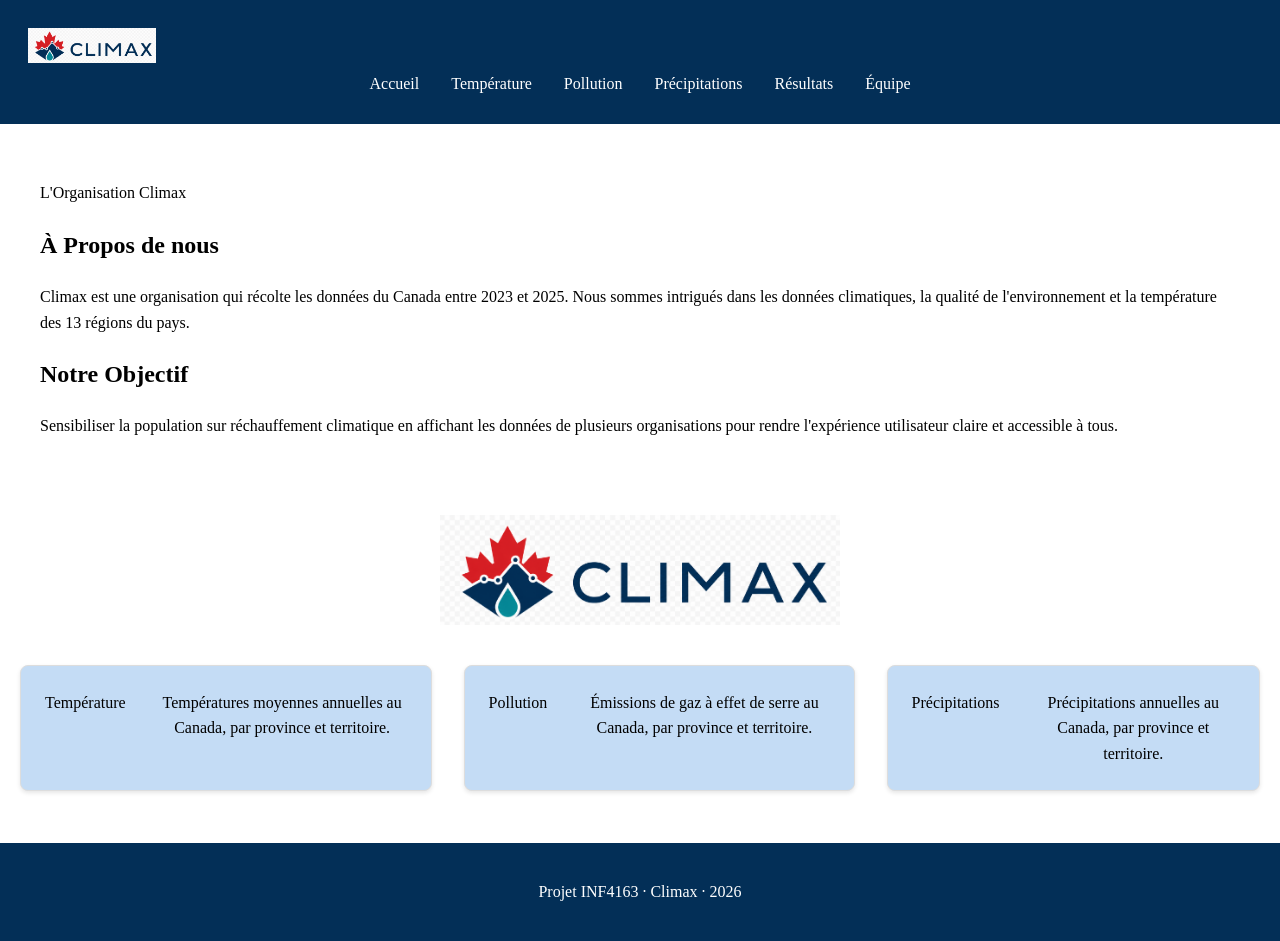
<file: site/index.html>
<!doctype html>
<html lang="fr">

<head>
    <meta charset="utf-8">
    <meta name="viewport" content="width=device-width, initial-scale=1">
    <meta name="description"
        content="CLimax est une organisation qui récolte les données du Canada entre 2023 et 2025.">
    <title>Accueil | Climax</title>
    <link rel="stylesheet" href="css/commun.css">
    <link rel="stylesheet" href="css/index.css">
</head>

<body data-theme="index">
    <header class="site-header">
        <div class="container nav-wrap">
            <a class="brand" href="index.html">
                <img src="image/climax.png" alt="Logo Climax">
            </a>
            <nav class="main-nav" aria-label="Navigation principale">
                <a href="index.html" aria-current="page">Accueil</a><a href="temperature.html">Température</a><a
                    href="pollution.html">Pollution</a><a href="precipitations.html">Précipitations</a><a
                    href="resultats.html">Résultats</a><a href="equipe.html">Équipe</a>
            </nav>
        </div>
    </header>
    <section class="hero">
        <div class="container">
            <p class="eyebrow">L'Organisation Climax</p>
            <h1>À Propos de nous</h1>
            <p>Climax est une organisation qui récolte les données du Canada entre 2023 et 2025. Nous sommes intrigués
                dans les données climatiques, la qualité de l'environnement et la température des 13 régions du pays.
            </p>
            <h2>Notre Objectif</h2>
            <p>Sensibiliser la population sur réchauffement climatique en affichant les données de plusieurs
                organisations pour rendre l'expérience utilisateur claire et accessible à tous.</p>
        </div>
    </section>
    <section class="logo-section">
        <div class="container">
            <img src="image/climax.png" alt="Logo Climax">
        </div>
    </section>

    <section class="blocs">
        <div class="container">
            <div class="bloc">
                <a href="temperature.html">Température</a>
                <p>Températures moyennes annuelles au Canada, par province et territoire.
                </p>
            </div>
            <div class="bloc">
                <a href="pollution.html">Pollution</a>
                <p>Émissions de gaz à effet de serre au Canada, par province et territoire.</p>
            </div>
            <div class="bloc">
                <a href="precipitations.html">Précipitations</a>
                <p>Précipitations annuelles au Canada, par province et territoire.
                </p>
            </div>
        </div>

    </section>
    <footer class="site-footer">
        <div class="container">Projet INF4163 · Climax · 2026</div>
    </footer>
</body>

</html>
</file>
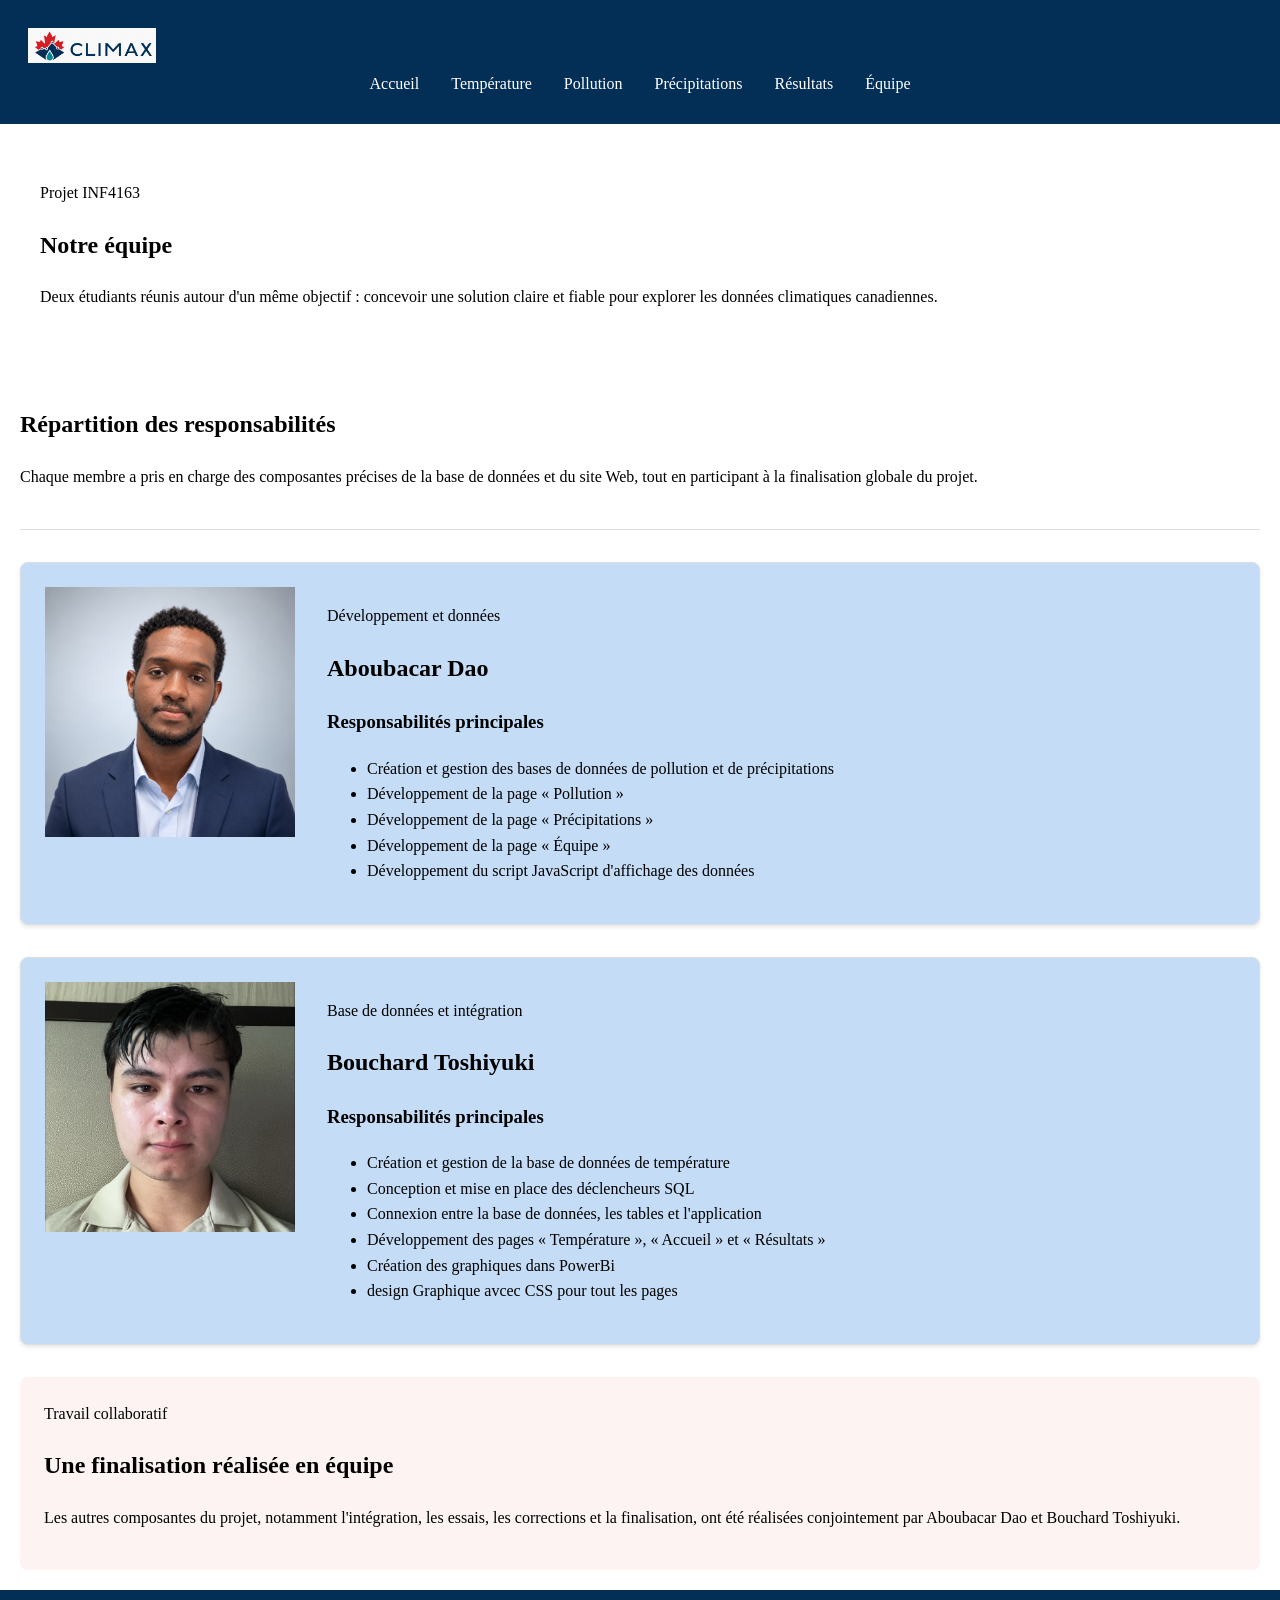
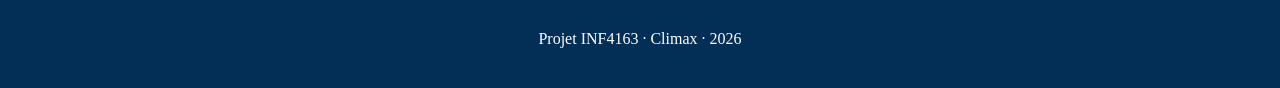
<file: site/equipe.html>
<!doctype html>
<html lang="fr">

<head>
  <meta charset="utf-8">
  <meta name="viewport" content="width=device-width, initial-scale=1">
  <meta name="description"
    content="Présentation de l'équipe du projet Climat Canada et répartition des responsabilités.">
  <title>Équipe | Climax</title>
  <link rel="stylesheet" href="css/commun.css">
  <link rel="stylesheet" href="css/equipe.css">
</head>

<body>
  <header class="site-header">
    <div class="container nav-wrap">
      <a class="brand" href="index.html">
        <img src="image/climax.png" alt="Logo Climax">
      </a>
      <nav class="main-nav" aria-label="Navigation principale">
        <a href="index.html">Accueil</a>
        <a href="temperature.html">Température</a>
        <a href="pollution.html">Pollution</a>
        <a href="precipitations.html">Précipitations</a>
        <a href="resultats.html">Résultats</a>
        <a href="equipe.html" aria-current="page">Équipe</a>
      </nav>
    </div>
  </header>

  <section class="hero">
    <div class="container">
      <p class="eyebrow">Projet INF4163</p>
      <h1>Notre équipe</h1>
      <p>Deux étudiants réunis autour d'un même objectif : concevoir une solution claire et fiable pour explorer les
        données climatiques canadiennes.</p>
    </div>
  </section>

  <main class="container">
    <section class="team-intro" aria-labelledby="team-title">
      <h2 id="team-title">Répartition des responsabilités</h2>
      <p>Chaque membre a pris en charge des composantes précises de la base de données et du site Web, tout en
        participant à la finalisation globale du projet.</p>
    </section>

    <section class="team-grid" aria-label="Membres de l'équipe">
      <article class="member-card">
        <img class="member-photo" src="image/dao.png" alt="Portrait d'Aboubacar Dao">
        <div class="member-content">
          <p class="member-role">Développement et données</p>
          <h2>Aboubacar Dao</h2>
          <h3>Responsabilités principales</h3>
          <ul class="task-list">
            <li>Création et gestion des bases de données de pollution et de précipitations</li>
            <li>Développement de la page « Pollution »</li>
            <li>Développement de la page « Précipitations »</li>
            <li>Développement de la page « Équipe »</li>
            <li>Développement du script JavaScript d'affichage des données</li>
          </ul>
        </div>
      </article>

      <article class="member-card">
        <img class="member-photo" src="image/toshi.jpeg" alt="Portrait de Bouchard Toshiyuki">
        <div class="member-content">
          <p class="member-role">Base de données et intégration</p>
          <h2>Bouchard Toshiyuki</h2>
          <h3>Responsabilités principales</h3>
          <ul class="task-list">
            <li>Création et gestion de la base de données de température</li>
            <li>Conception et mise en place des déclencheurs SQL</li>
            <li>Connexion entre la base de données, les tables et l'application</li>
            <li>Développement des pages « Température », « Accueil » et « Résultats »</li>
            <li>Création des graphiques dans PowerBi</li>
            <li>design Graphique avcec CSS pour tout les pages</li>
          </ul>
        </div>
      </article>
    </section>

    <section class="collaboration" aria-labelledby="collaboration-title">
      <span class="collaboration-badge">Travail collaboratif</span>
      <h2 id="collaboration-title">Une finalisation réalisée en équipe</h2>
      <p>Les autres composantes du projet, notamment l'intégration, les essais, les corrections et la finalisation, ont
        été réalisées conjointement par Aboubacar Dao et Bouchard Toshiyuki.</p>
    </section>
  </main>

  <footer class="site-footer">
    <div class="container">Projet INF4163 · Climax · 2026</div>
  </footer>
</body>

</html>
</file>
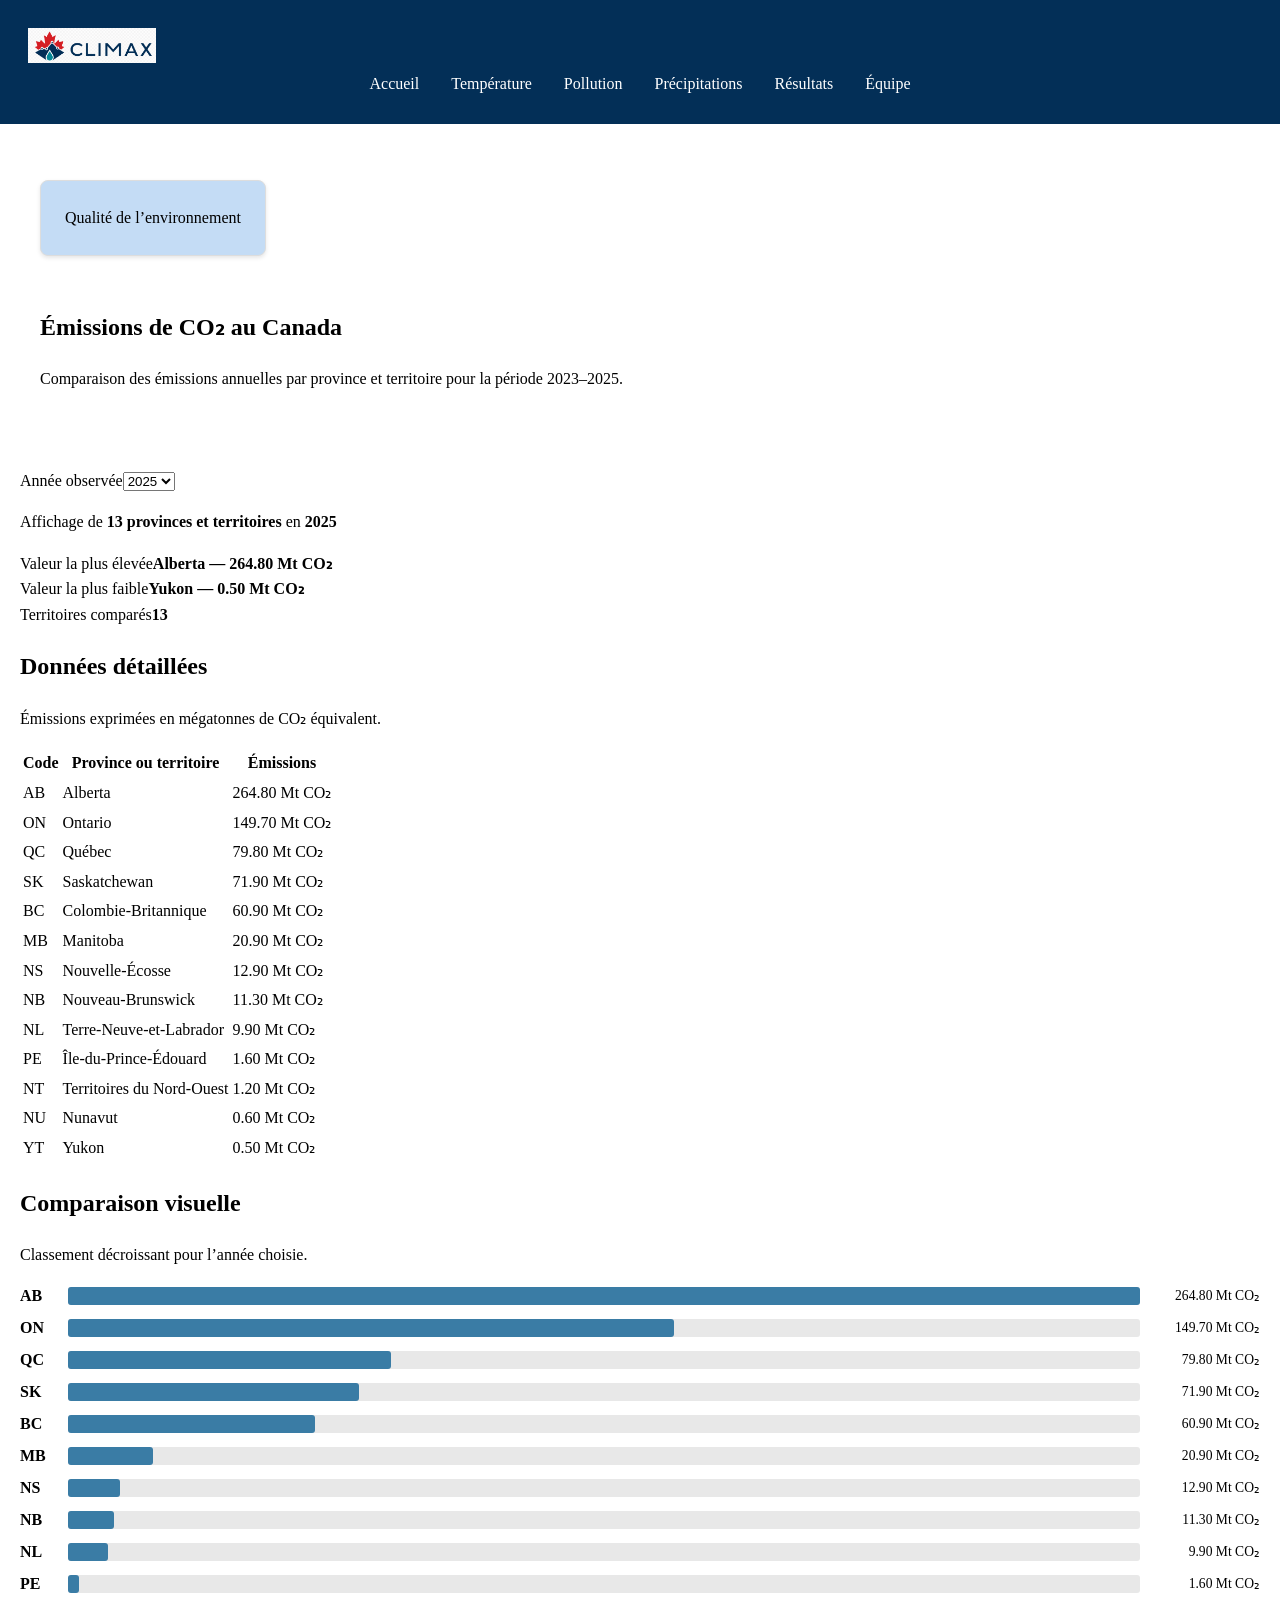
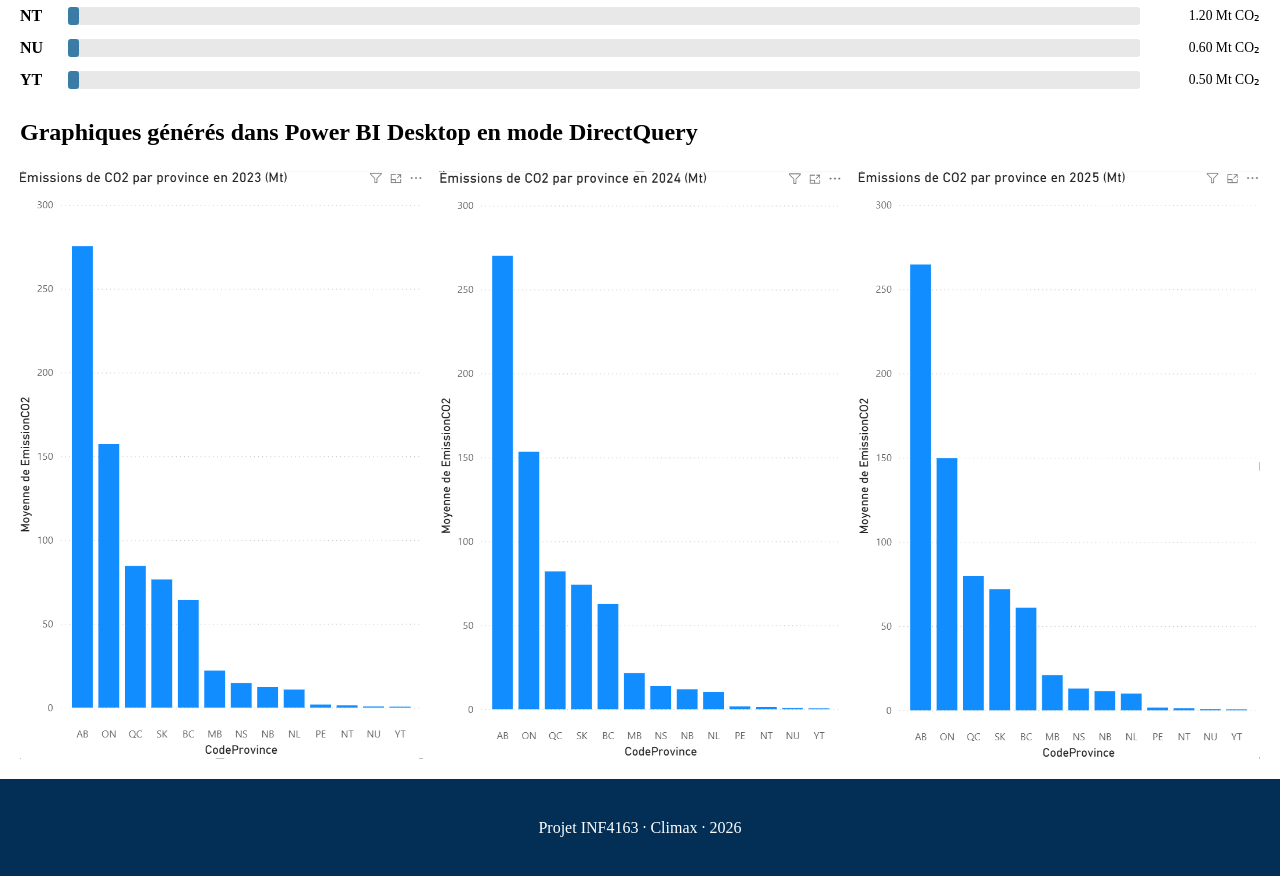
<file: site/pollution.html>
<!doctype html>
<html lang="fr">

<head>
    <meta charset="utf-8">
    <meta name="viewport" content="width=device-width, initial-scale=1">
    <meta name="description" content="Émissions de gaz à effet de serre au Canada, par province et territoire.">
    <title>Pollution | Climax</title>
    <link rel="stylesheet" href="css/commun.css">
    <link rel="stylesheet" href="css/donnees.css">
</head>

<body data-theme="pollution">
    <header class="site-header">
        <div class="container nav-wrap">
            <a class="brand" href="index.html">
                <img src="image/climax.png" alt="Logo Climax">
            </a>
            <nav class="main-nav" aria-label="Navigation principale">
                <a href="index.html">Accueil</a><a href="temperature.html">Température</a><a href="pollution.html"
                    aria-current="page">Pollution</a><a href="precipitations.html">Précipitations</a><a
                    href="resultats.html">Résultats</a><a href="equipe.html">Équipe</a>
            </nav>
        </div>
    </header>
    <section class="hero">
        <div class="container">
            <p class="eyebrow">Qualité de l’environnement</p>
            <h1>Émissions de CO₂ au Canada</h1>
            <p>Comparaison des émissions annuelles par province et territoire pour la période 2023–2025.</p>
        </div>
    </section>
    <main class="container">
        <section class="controls" aria-label="Filtres">
            <div class="field"><label for="year">Année observée</label><select id="year">
                    <option>2023</option>
                    <option>2024</option>
                    <option selected>2025</option>
                </select></div>
            <p class="status">Affichage de <strong>13 provinces et territoires</strong> en <strong
                    id="selected-year">2025</strong></p>
        </section>
        <section class="stats" aria-label="Résumé">
            <article class="card stat"><span>Valeur la plus élevée</span><strong id="highest">—</strong></article>
            <article class="card stat"><span>Valeur la plus faible</span><strong id="lowest">—</strong></article>
            <article class="card stat"><span>Territoires comparés</span><strong id="count">—</strong></article>
        </section>
        <section class="grid">
            <article class="card">
                <div class="card-head">
                    <h2>Données détaillées</h2>
                    <p>Émissions exprimées en mégatonnes de CO₂ équivalent.</p>
                </div>
                <div class="table-wrap">
                    <table>
                        <thead>
                            <tr>
                                <th>Code</th>
                                <th>Province ou territoire</th>
                                <th>Émissions</th>
                            </tr>
                        </thead>
                        <tbody id="data-body"></tbody>
                    </table>
                </div>
            </article>
            <article class="card">
                <div class="card-head">
                    <h2>Comparaison visuelle</h2>
                    <p>Classement décroissant pour l’année choisie.</p>
                </div>
                <div id="chart" class="chart" role="img"
                    aria-label="Graphique des émissions par province et territoire"></div>
            </article>
        </section>
        <h2>Graphiques générés dans Power BI Desktop en mode DirectQuery</h2>

        <section class="powerbi">

            <img src="image/pollution2023.png" alt="Pollution par province en 2023">
            <img src="image/pollution2024.png" alt="Pollution par province en 2024">
            <img src="image/pollution2025.png" alt="Pollution par province en 2025">
        </section>
    </main>
    <footer class="site-footer">
        <div class="container">Projet INF4163 · Climax · 2026</div>
    </footer>
    <script src="js/donnees.js"></script>
</body>

</html>
</file>
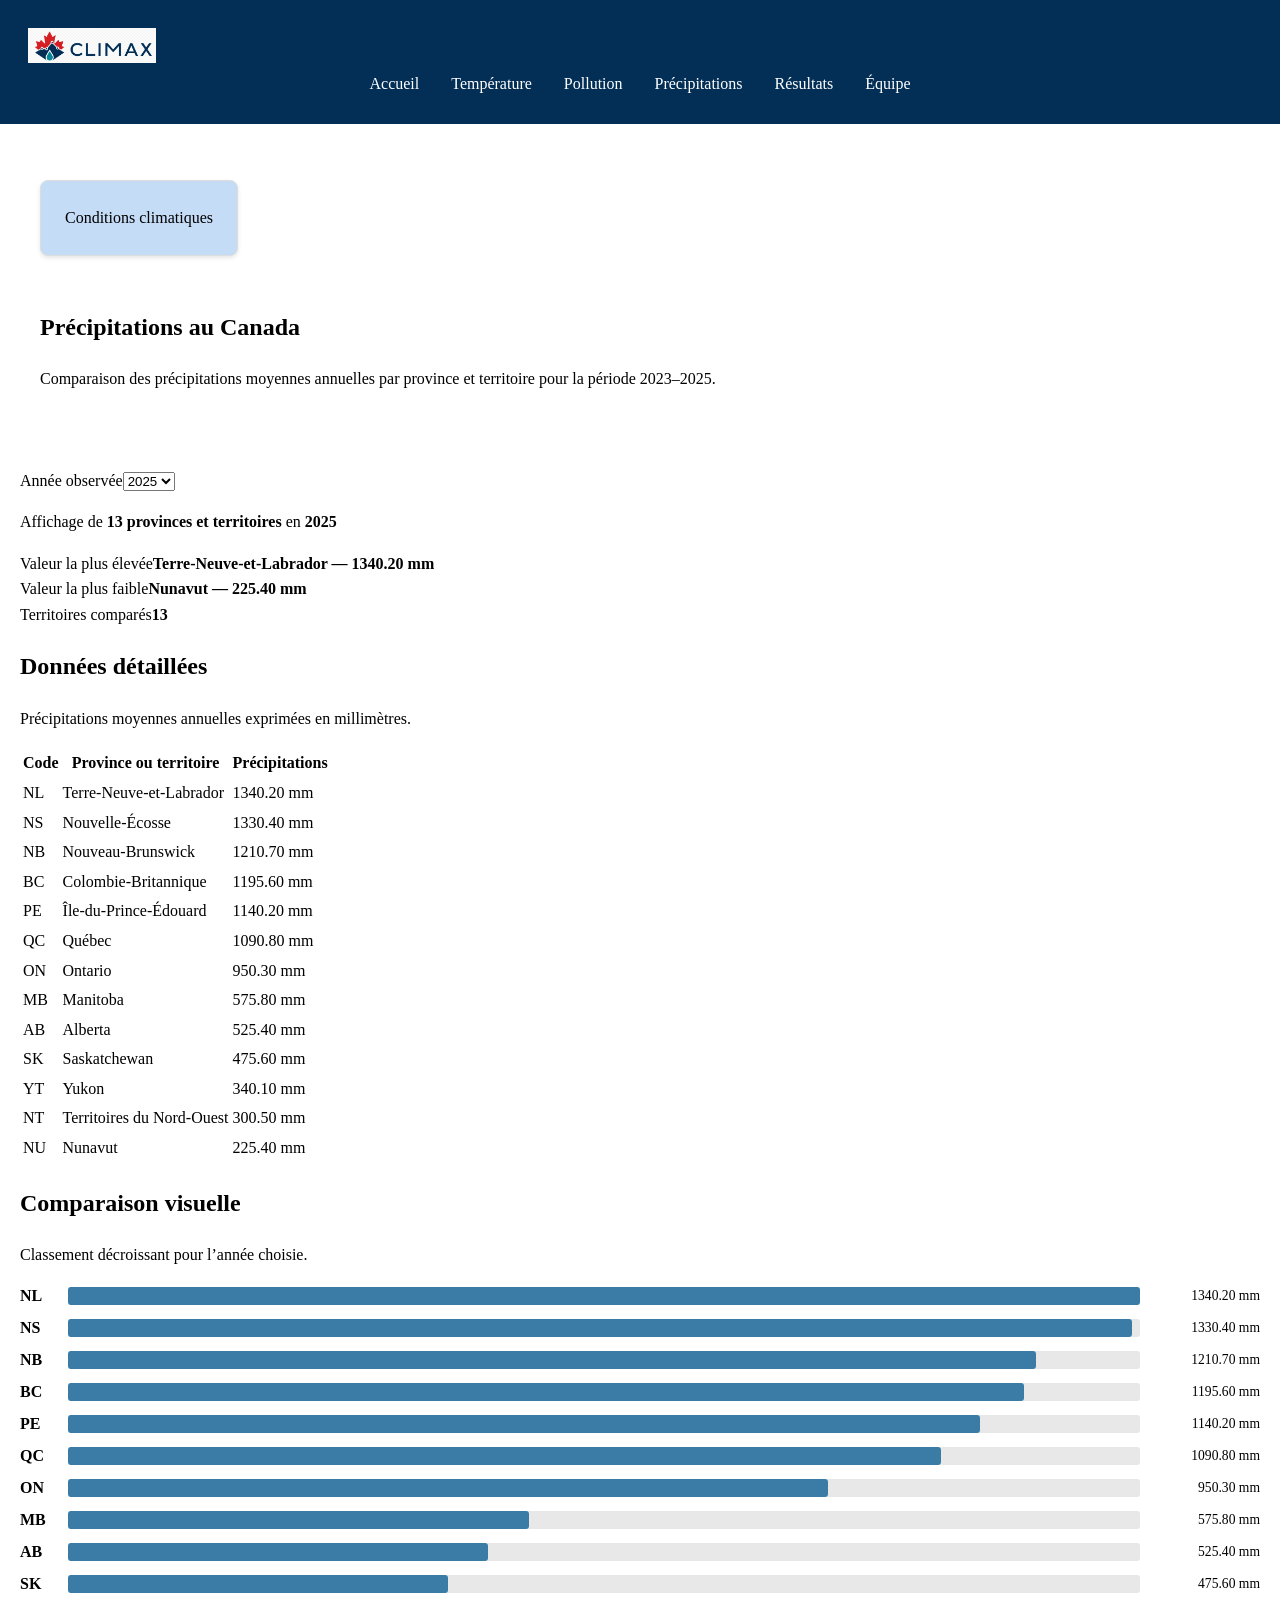
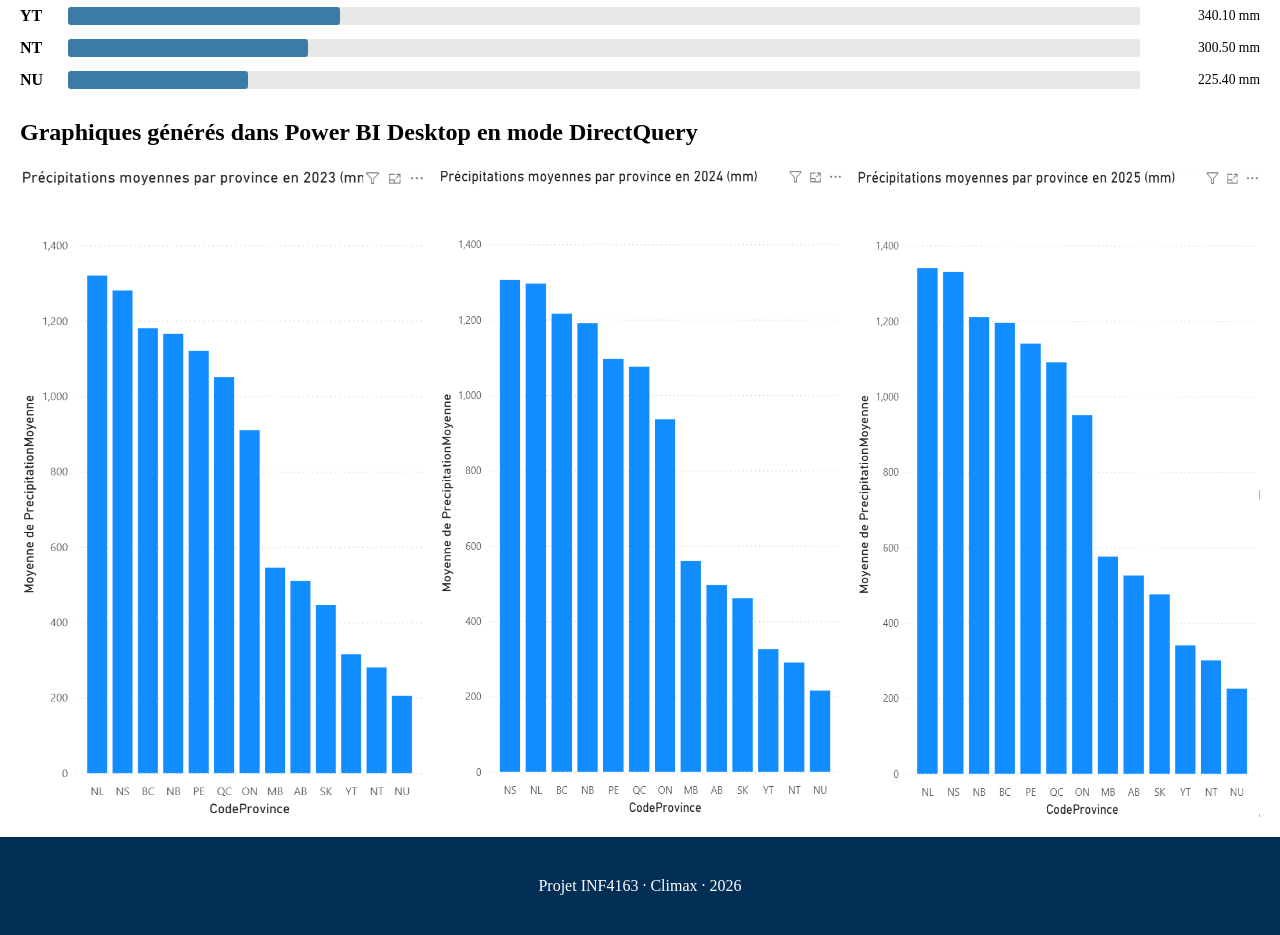
<file: site/precipitations.html>
<!doctype html>
<html lang="fr">

<head>
    <meta charset="utf-8">
    <meta name="viewport" content="width=device-width, initial-scale=1">
    <meta name="description" content="Précipitations annuelles au Canada, par province et territoire.">
    <title>Précipitations | Climax</title>
    <link rel="stylesheet" href="css/commun.css">
    <link rel="stylesheet" href="css/donnees.css">
</head>

<body data-theme="precipitations">
    <header class="site-header">
        <div class="container nav-wrap">
            <a class="brand" href="index.html">
                <img src="image/climax.png" alt="Logo Climax">
            </a>
            <nav class="main-nav" aria-label="Navigation principale">
                <a href="index.html">Accueil</a><a href="temperature.html">Température</a><a
                    href="pollution.html">Pollution</a><a href="precipitations.html"
                    aria-current="page">Précipitations</a><a href="resultats.html">Résultats</a><a
                    href="equipe.html">Équipe</a>
            </nav>
        </div>
    </header>
    <section class="hero">
        <div class="container">
            <p class="eyebrow">Conditions climatiques</p>
            <h1>Précipitations au Canada</h1>
            <p>Comparaison des précipitations moyennes annuelles par province et territoire pour la période 2023–2025.
            </p>
        </div>
    </section>
    <main class="container">
        <section class="controls" aria-label="Filtres">
            <div class="field"><label for="year">Année observée</label><select id="year">
                    <option>2023</option>
                    <option>2024</option>
                    <option selected>2025</option>
                </select></div>
            <p class="status">Affichage de <strong>13 provinces et territoires</strong> en <strong
                    id="selected-year">2025</strong></p>
        </section>
        <section class="stats" aria-label="Résumé">
            <article class="card stat"><span>Valeur la plus élevée</span><strong id="highest">—</strong></article>
            <article class="card stat"><span>Valeur la plus faible</span><strong id="lowest">—</strong></article>
            <article class="card stat"><span>Territoires comparés</span><strong id="count">—</strong></article>
        </section>
        <section class="grid">
            <article class="card">
                <div class="card-head">
                    <h2>Données détaillées</h2>
                    <p>Précipitations moyennes annuelles exprimées en millimètres.</p>
                </div>
                <div class="table-wrap">
                    <table>
                        <thead>
                            <tr>
                                <th>Code</th>
                                <th>Province ou territoire</th>
                                <th>Précipitations</th>
                            </tr>
                        </thead>
                        <tbody id="data-body"></tbody>
                    </table>
                </div>
            </article>
            <article class="card">
                <div class="card-head">
                    <h2>Comparaison visuelle</h2>
                    <p>Classement décroissant pour l’année choisie.</p>
                </div>
                <div id="chart" class="chart" role="img"
                    aria-label="Graphique des précipitations par province et territoire"></div>
            </article>
        </section>
        <h2>Graphiques générés dans Power BI Desktop en mode DirectQuery</h2>

        <section class="powerbi">

            <img src="image/precipitation2023.png" alt="Précipitations par province en 2023">
            <img src="image/precipitation2024.png" alt="Précipitations par province en 2024">
            <img src="image/precipitation2025.png" alt="Précipitations par province en 2025">
        </section>
    </main>
    <footer class="site-footer">
        <div class="container">Projet INF4163 · Climax · 2026</div>
    </footer>
    <script src="js/donnees.js"></script>
</body>

</html>
</file>
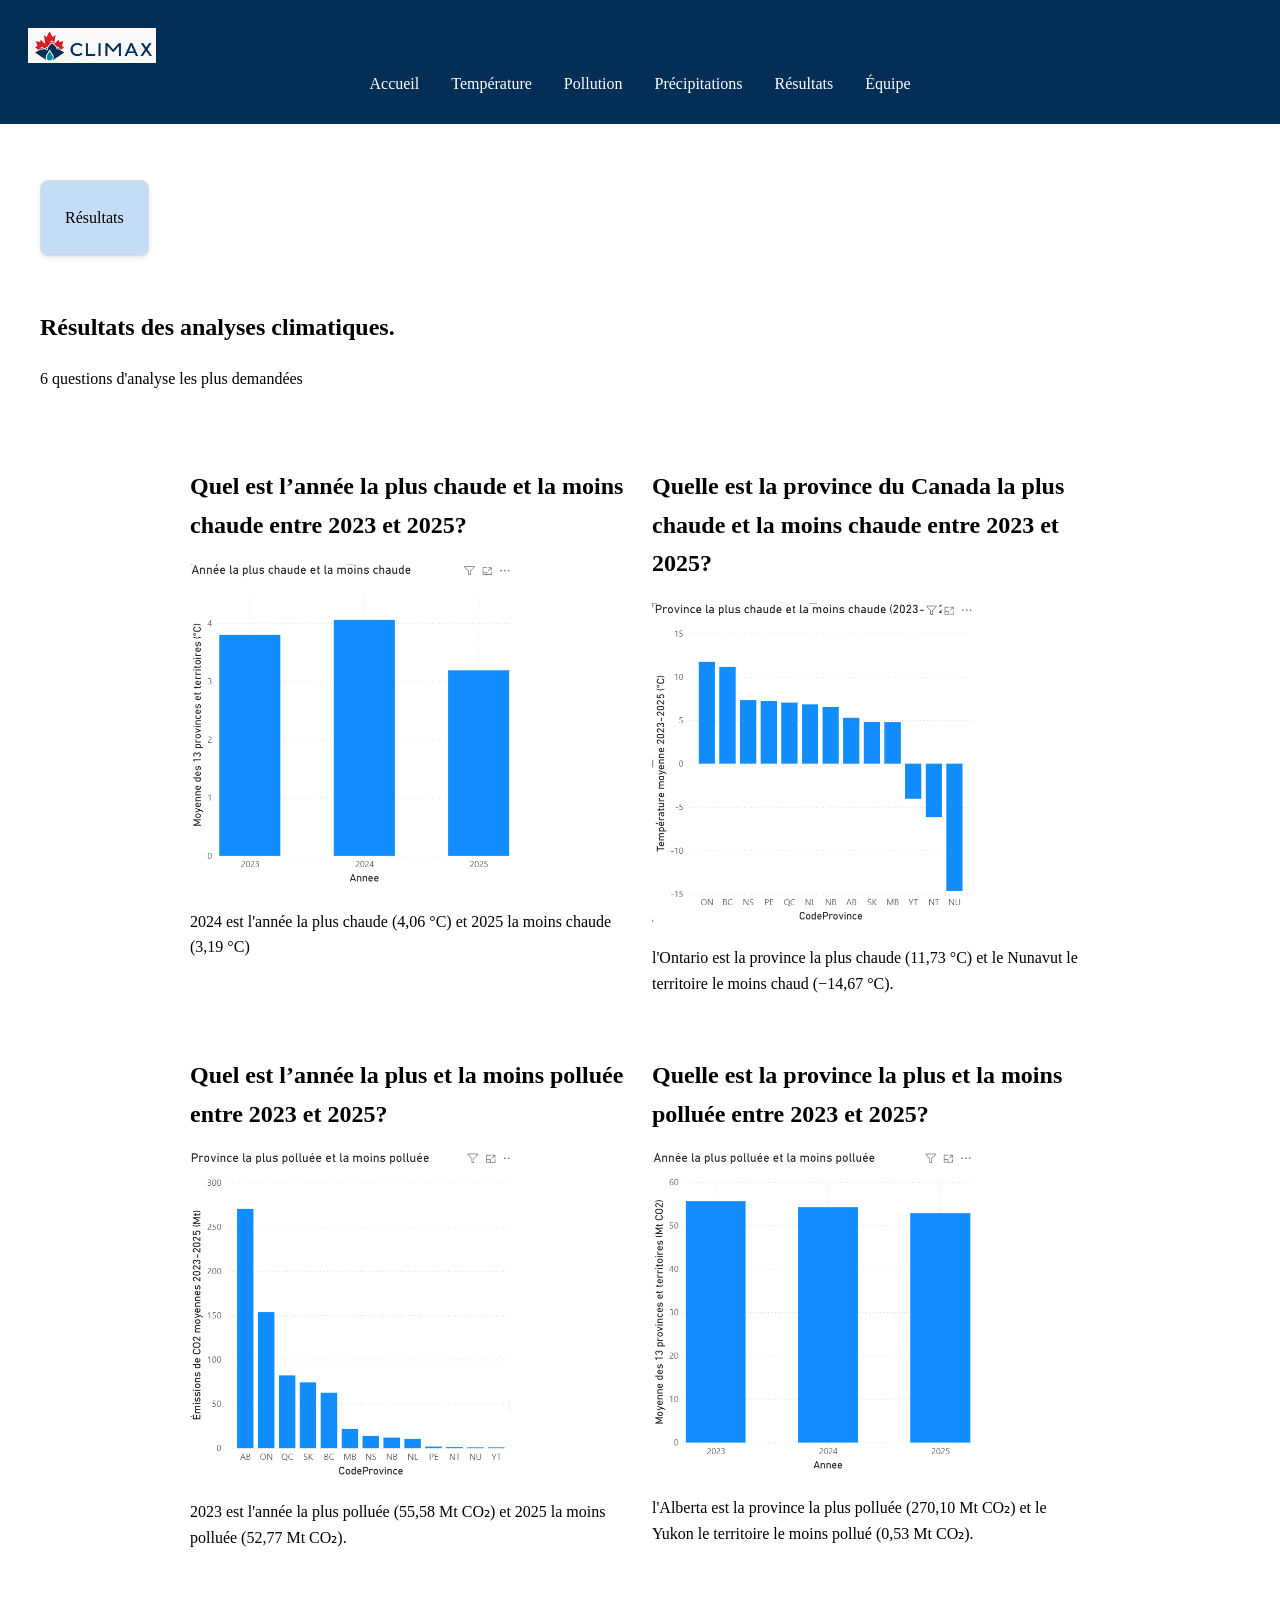
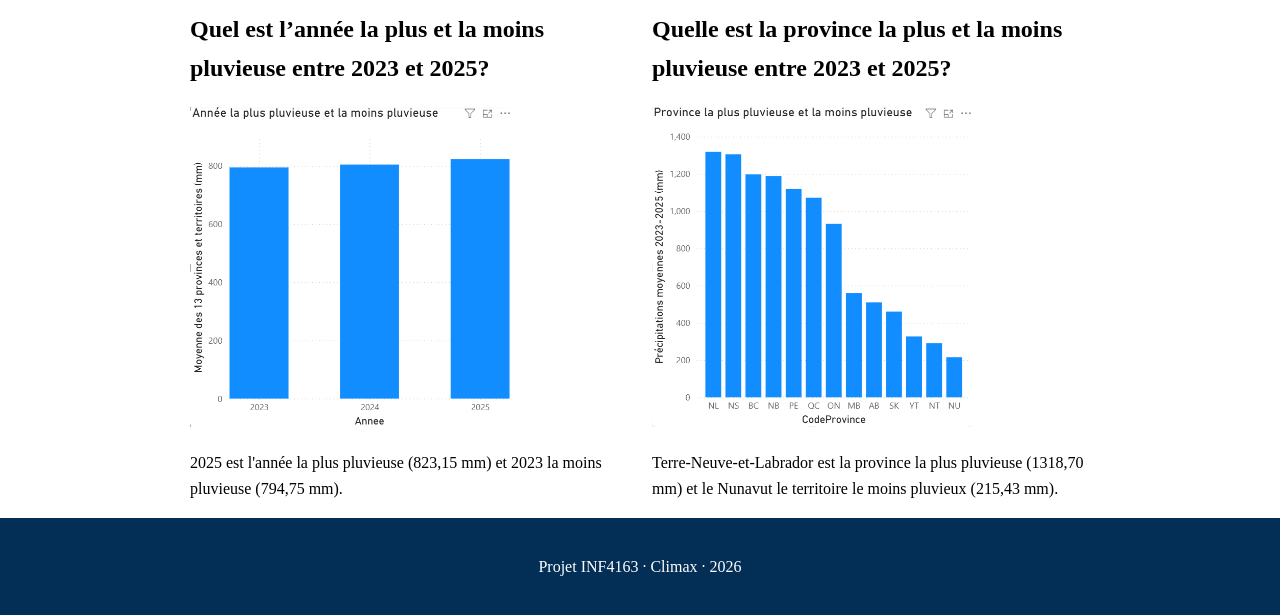
<file: site/resultats.html>
<!doctype html>
<html lang="fr">

<body>

    <head>
        <meta charset="utf-8">
        <meta name="viewport" content="width=device-width, initial-scale=1">
        <meta name="description" content="question populaire sur les 13 provinces et territoires du Canada.">
        <title>Resultats | Climax</title>
        <link rel="stylesheet" href="css/commun.css">
        <link rel="stylesheet" href="css/donnees.css">
    </head>


    <header class="site-header">
        <div class="container nav-wrap">
            <a class="brand" href="index.html">
                <img src="image/climax.png" alt="Logo Climax">
            </a>
            <nav class="main-nav" aria-label="Navigation principale">
                <a href="index.html">Accueil</a><a href="temperature.html">Température</a><a
                    href="pollution.html">Pollution</a><a href="precipitations.html">Précipitations</a><a
                    href="resultats.html" aria-current="page">Résultats</a><a href="equipe.html">Équipe</a>
            </nav>
        </div>
    </header>
    <section class="hero">
        <div class="container">
            <p class="eyebrow">Résultats</p>
            <h1>Résultats des analyses climatiques.</h1>
            <p>6 questions d'analyse les plus demandées</p>
        </div>
    </section>
    <section>
        <div class="powerbi-grid">
            <div>
                <h2>Quel est l’année la plus chaude et la moins chaude entre 2023 et 2025? </h2>
                <img src="image/q11.png">
                <p>2024 est l'année la plus chaude (4,06 °C) et 2025 la moins chaude (3,19 °C)</p>
            </div>
            <div>
                <h2> Quelle est la province du Canada la plus chaude et la moins chaude entre 2023 et
                    2025? </h2>
                <img src="image/qs1.png">
                <p>l'Ontario est la province la plus chaude (11,73 °C) et le Nunavut le territoire le moins chaud
                    (−14,67
                    °C).</p>
            </div>
            <div>
                <h2>Quel est l’année la plus et la moins polluée entre 2023 et 2025?</h2>
                <img src="image/q3.png">
                <p>2023 est l'année la plus polluée (55,58 Mt CO₂) et 2025 la moins polluée (52,77 Mt CO₂).</p>
            </div>
            <div>
                <h2>Quelle est la province la plus et la moins polluée entre 2023 et 2025? </h2>
                <img src="image/q4.png">
                <p>l'Alberta est la province la plus polluée (270,10 Mt CO₂) et le Yukon le territoire le moins pollué
                    (0,53
                    Mt CO₂).</p>
            </div>
            <div>
                <h2>Quel est l’année la plus et la moins pluvieuse entre 2023 et 2025?</h2>
                <img src="image/q5.png">
                <p>2025 est l'année la plus pluvieuse (823,15 mm) et 2023 la moins pluvieuse (794,75 mm).</p>
            </div>
            <div>
                <h2>Quelle est la province la plus et la moins pluvieuse entre 2023 et 2025?</h2>
                <img src="image/q6.png">
                <p>Terre-Neuve-et-Labrador est la province la plus pluvieuse (1318,70 mm) et le Nunavut le territoire le
                    moins pluvieux (215,43 mm).</p>
            </div>
        </div>
    </section>
    <footer class="site-footer">
        <div class="container">Projet INF4163 · Climax · 2026</div>
    </footer>
</body>

</html>
</file>
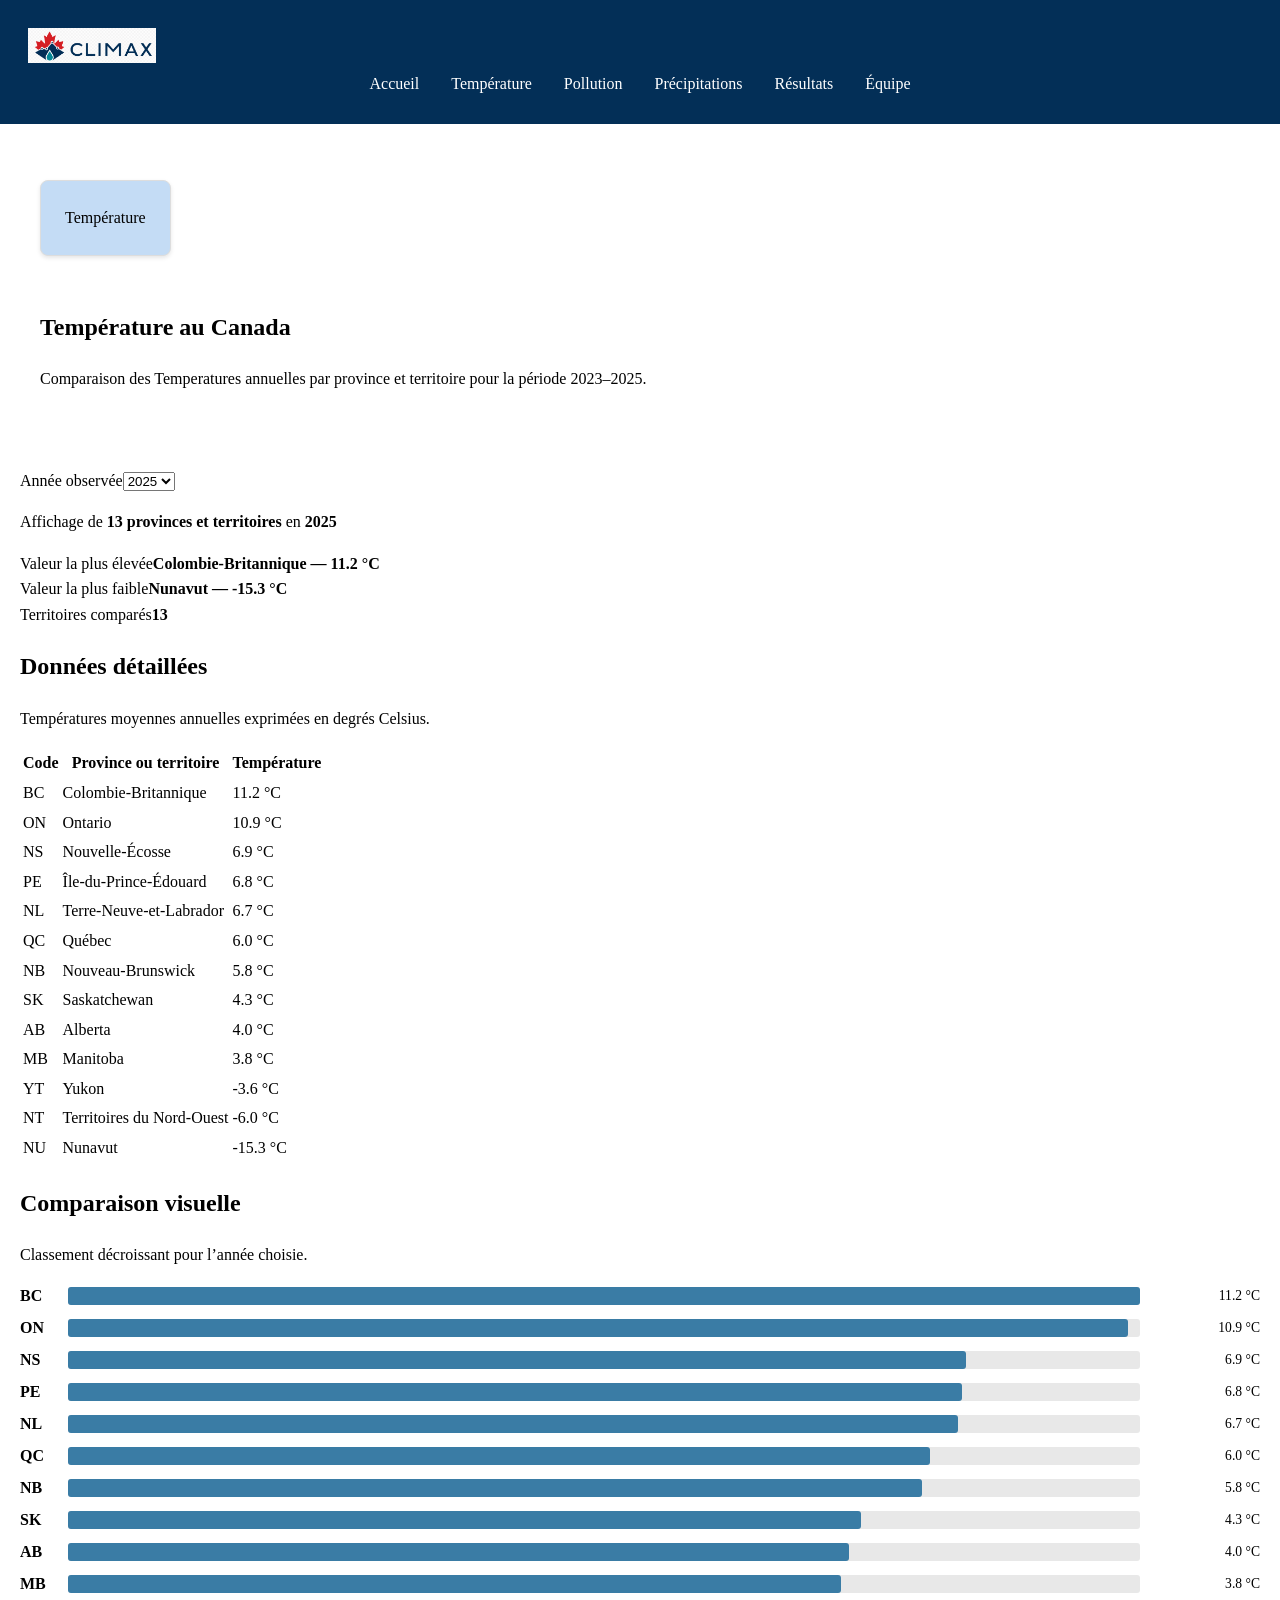
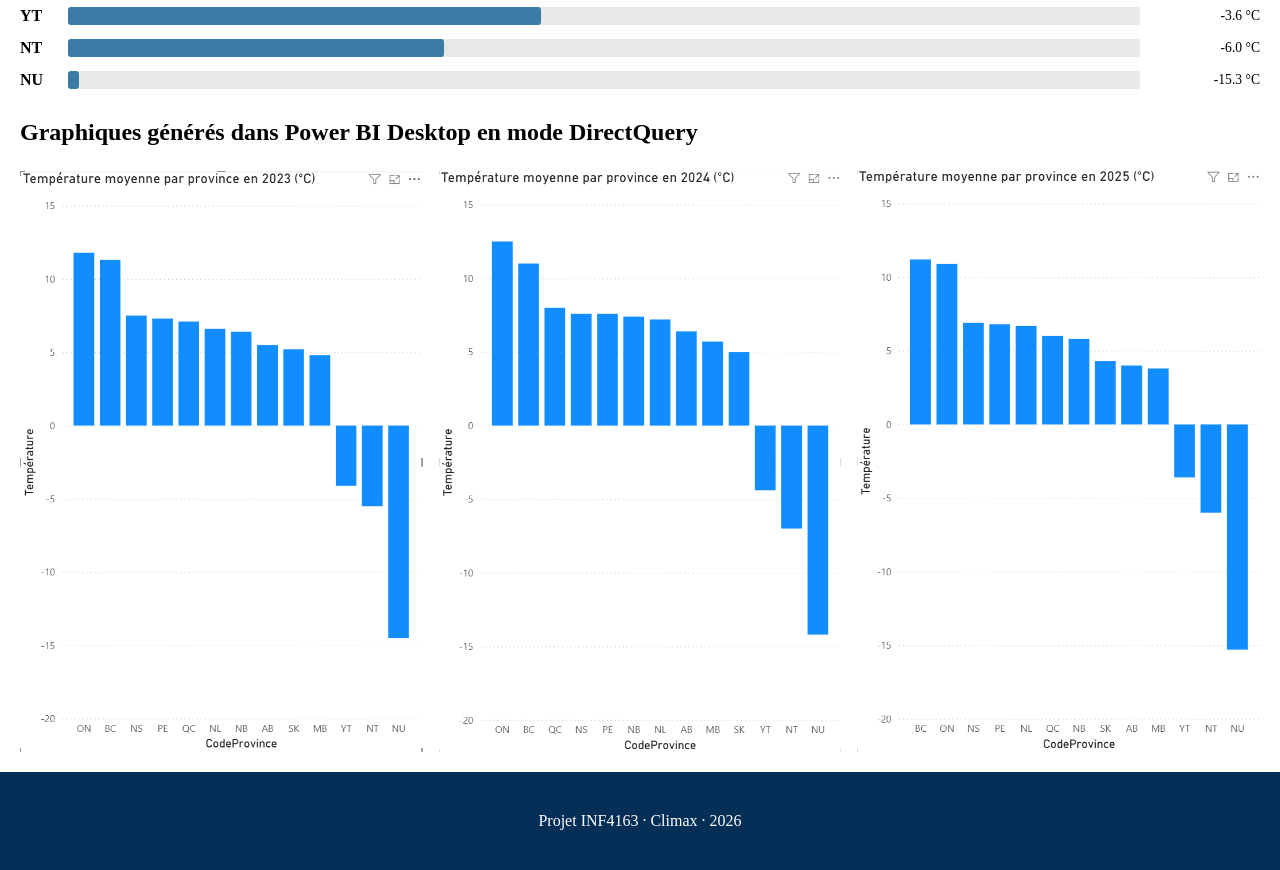
<file: site/temperature.html>
<!doctype html>
<html lang="fr">

<head>
    <meta charset="utf-8">
    <meta name="viewport" content="width=device-width, initial-scale=1">
    <meta name="description" content="températures (dégrée Celsius o C) moyennes de 
chaque année dans chacune des 13 provinces et territoires du Canada.">
    <title>Température | Climax</title>
    <link rel="stylesheet" href="css/commun.css">
    <link rel="stylesheet" href="css/donnees.css">
</head>

<body data-theme="Temperature">
    <header class="site-header">
        <div class="container nav-wrap">
            <a class="brand" href="index.html">
                <img src="image/climax.png" alt="Logo Climax">
            </a>
            <nav class="main-nav" aria-label="Navigation principale">
                <a href="index.html">Accueil</a><a href="temperature.html" aria-current="page">Température</a><a
                    href="pollution.html">Pollution</a><a href="precipitations.html">Précipitations</a><a
                    href="resultats.html">Résultats</a><a href="equipe.html">Équipe</a>
            </nav>
        </div>
    </header>
    <section class="hero">
        <div class="container">
            <p class="eyebrow">Température</p>
            <h1>Température au Canada</h1>
            <p>Comparaison des Temperatures annuelles par province et territoire pour la période 2023–2025.</p>
        </div>
    </section>
    <main class="container">
        <section class="controls" aria-label="Filtres">
            <div class="field"><label for="year">Année observée</label><select id="year">
                    <option>2023</option>
                    <option>2024</option>
                    <option selected>2025</option>
                </select></div>
            <p class="status">Affichage de <strong>13 provinces et territoires</strong> en <strong
                    id="selected-year">2025</strong></p>
        </section>
        <section class="stats" aria-label="Résumé">
            <article class="card stat"><span>Valeur la plus élevée</span><strong id="highest">—</strong></article>
            <article class="card stat"><span>Valeur la plus faible</span><strong id="lowest">—</strong></article>
            <article class="card stat"><span>Territoires comparés</span><strong id="count">—</strong></article>
        </section>
        <section class="grid">
            <article class="card">
                <div class="card-head">
                    <h2>Données détaillées</h2>
                    <p>Températures moyennes annuelles exprimées en degrés Celsius.</p>
                </div>
                <div class="table-wrap">
                    <table>
                        <thead>
                            <tr>
                                <th>Code</th>
                                <th>Province ou territoire</th>
                                <th>Température</th>
                            </tr>
                        </thead>
                        <tbody id="data-body"></tbody>
                    </table>
                </div>
            </article>
            <article class="card">
                <div class="card-head">
                    <h2>Comparaison visuelle</h2>
                    <p>Classement décroissant pour l’année choisie.</p>
                </div>
                <div id="chart" class="chart" role="img"
                    aria-label="Graphique de la température par province et territoire"></div>
            </article>
        </section>
        <h2>Graphiques générés dans Power BI Desktop en mode DirectQuery</h2>

        <section class="powerbi">

            <img src="image/temperature2023.png" alt="température par province en 2023">
            <img src="image/temperature2024.png" alt="temperature par province en 2024">
            <img src="image/temperature2025.png" alt="temperature par province en 2025">
        </section>
    </main>
    <footer class="site-footer">
        <div class="container">Projet INF4163 · Climax · 2026</div>
    </footer>
    <script src="js/donnees.js"></script>
</body>

</html>
</file>
<file: site/css/commun.css>
:root {
    --bleu-marine: #032f57;
    --rouge: #D71E24;
    --turquoise: #068897;
}

.site-header {
    background-color: var(--bleu-marine);
    padding: 0.5rem;
}

.site-header a {
    text-decoration: none;
    color: white;
}

.main-nav {
    display: flex;
    gap: 2rem;
    justify-content: center;
}

.brand img {
    height: 35px;
}

.container {
    max-width: 1300px;
    margin: 0 auto;
    padding: 20px;
}

body {
    font-family: Segoe UI;
    line-height: 1.6;
    margin: 0;
}

.hero {
    padding: 20px;
}

.site-footer {
    padding: 1rem;
    text-align: center;
    background-color: var(--bleu-marine);
    color: white;
}
</file>
<file: site/css/index.css>
.logo-section img {
    max-width: 400px;
    display: block;
    margin: 0 auto;
}

.bloc {
    display: flex;
    gap: 2rem;
    align-items: flex-start;
    border: 1px solid #ddd;
    border-radius: 8px;
    padding: 1.5rem;
    margin-bottom: 2rem;
    background-color: #c4dcf5;
    box-shadow: 0 2px 4px rgba(0, 0, 0, 0.1);
}

.bloc a {
    text-decoration: none;
    color: black;
    text-align: center;
}

.bloc p {
    margin: 0;
    text-align: center;
}

.blocs .container {
    display: flex;
    gap: 2rem;
    justify-content: center;
}
</file>
<file: site/css/equipe.css>
.member-photo {
    width: 250px;
    height: 250px;
    object-fit: cover;
}

.team-intro {
    border-bottom: 1px solid #ddd;
    padding-bottom: 1.5rem;
    margin-bottom: 2rem;
}


.member-card {
    display: flex;
    gap: 2rem;
    align-items: flex-start;
    border: 1px solid #ddd;
    border-radius: 8px;
    padding: 1.5rem;
    margin-bottom: 2rem;
    background-color: #c4dcf5;
    box-shadow: 0 2px 4px rgba(0, 0, 0, 0.1);
}

.collaboration {
    background-color: #fdf3f3;
    padding: 1.5rem;
    border-radius: 8px;
    margin-top: 2rem;
}
</file>
<file: site/css/donnees.css>
.eyebrow {
    display: inline-block;
    border: 1px solid #ddd;
    border-radius: 8px;
    padding: 1.5rem;
    margin-bottom: 2rem;
    background-color: #c4dcf5;
    box-shadow: 0 2px 4px rgba(0, 0, 0, 0.1);
}

.chart-row {
    display: flex;
    align-items: center;
    gap: .5rem;
    margin-bottom: .4rem;
}

.chart-label {
    width: 2.5rem;
    font-weight: 600;
}

.chart-track {
    flex: 1;
    background: #e8e8e8;
    border-radius: 3px;
}

.chart-bar {
    height: 1.1rem;
    background: #3a7ca5;
    border-radius: 3px;
}

.chart-value {
    width: 7rem;
    text-align: right;
    font-size: .85rem;
}

.powerbi {
    display: flex;
    gap: 1rem;
    flex-wrap: wrap;
}

.powerbi img {
    flex: 1;
    min-width: 250px;
    max-width: 100%;
    height: auto;
}


.powerbi-grid img {
    max-width: 320px;
}

.powerbi-grid {
    display: grid;
    grid-template-columns: repeat(2, 1fr);
    gap: 1.5rem;
    max-width: 900px;
    margin: 0 auto;
}

.powerbi-grid img {
    width: 100%;
    height: auto;
    margin: 0 auto;
}
</file>
